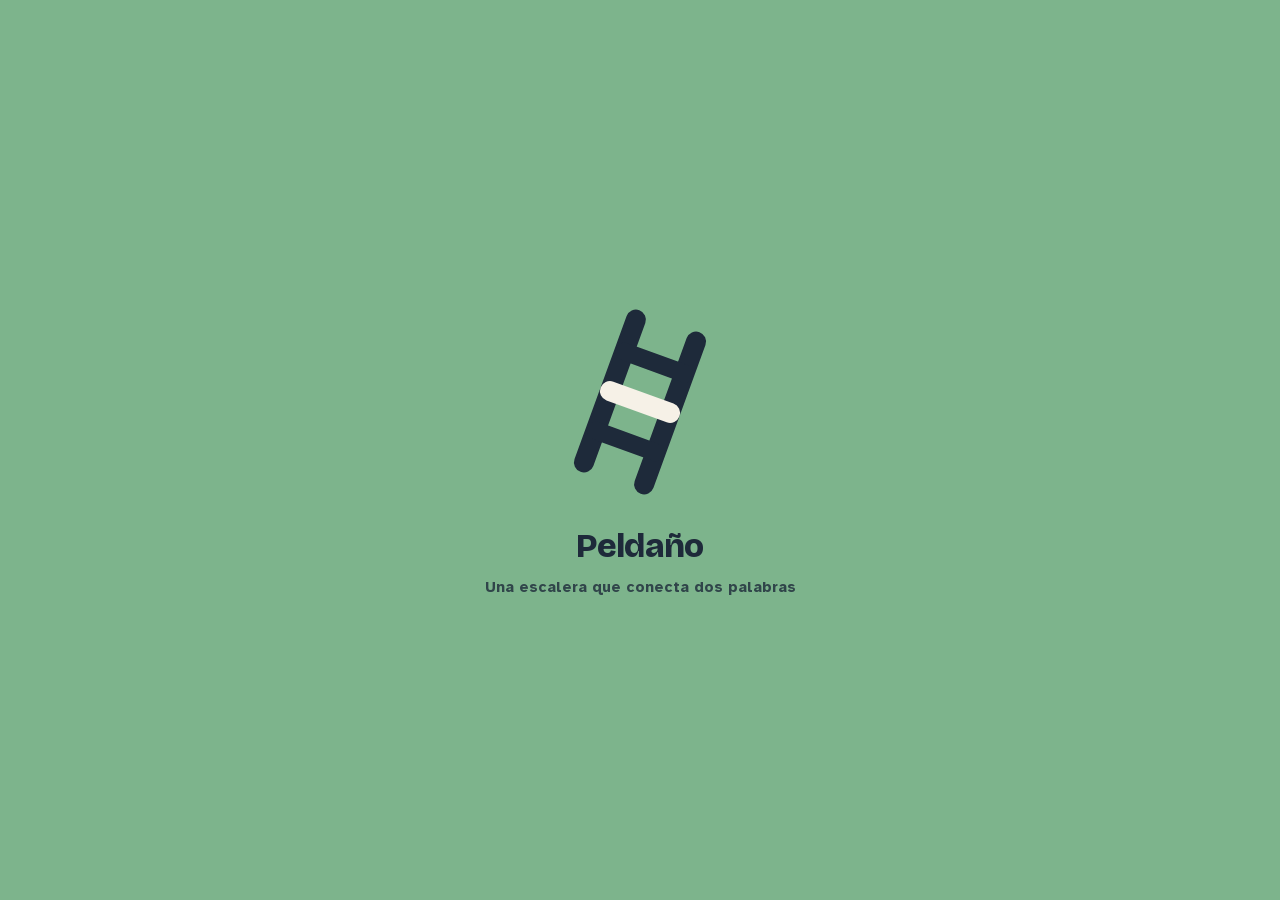
<file: index.html>
<!doctype html>
<html lang="es">
<head>
<meta charset="utf-8">
<meta name="viewport" content="width=device-width, initial-scale=1, viewport-fit=cover">
<title>Peldaño</title>
<meta name="description" content="Una escalera que conecta dos palabras. Un juego de palabras diario en español.">
<!-- Vista previa al compartir el enlace (WhatsApp, Telegram, redes): necesita direcciones completas.
     La imagen se genera desde icons/og-fuente.html -->
<meta property="og:type" content="website">
<meta property="og:site_name" content="Peldaño">
<meta property="og:locale" content="es_ES">
<meta property="og:url" content="https://emiliocasanovabiscarri.github.io/Peldano/">
<meta property="og:title" content="Peldaño · Una escalera que conecta dos palabras">
<meta property="og:description" content="Un juego de palabras diario en español: baja de una palabra a otra cambiando una letra en cada peldaño.">
<meta property="og:image" content="https://emiliocasanovabiscarri.github.io/Peldano/icons/og.png">
<meta property="og:image:type" content="image/png">
<meta property="og:image:width" content="1200">
<meta property="og:image:height" content="630">
<meta property="og:image:alt" content="Logo de Peldaño, una escalera de mano con el peldaño central destacado, con el lema «Una escalera que conecta dos palabras»">
<meta name="twitter:card" content="summary_large_image">
<meta name="theme-color" id="theme-color" content="#F6F1E7">
<!-- Tema: claro por defecto; el modo noche se elige en la ventana «?» y se recuerda.
     Se aplica aquí, antes de pintar la página, para que no haya un destello claro al abrir. -->
<script>
  (function(){ var oscuro = false; try{ oscuro = localStorage.getItem('peldano-tema') === 'oscuro'; }catch(e){}
    document.documentElement.setAttribute('data-theme', oscuro ? 'dark' : 'light');
    document.getElementById('theme-color').setAttribute('content', oscuro ? '#131B26' : '#F6F1E7'); })();
</script>
<meta name="apple-mobile-web-app-capable" content="yes">
<meta name="mobile-web-app-capable" content="yes">
<meta name="apple-mobile-web-app-title" content="Peldaño">
<meta name="apple-mobile-web-app-status-bar-style" content="default">
<link rel="manifest" href="manifest.webmanifest">
<link rel="icon" href="icons/favicon.ico" sizes="32x32">
<link rel="icon" href="icons/favicon.svg" type="image/svg+xml">
<link rel="apple-touch-icon" href="icons/apple-touch-icon.png">
<link rel="preload" href="fonts/bricolage.woff2" as="font" type="font/woff2" crossorigin>
<link rel="stylesheet" href="css/estilo.css">
</head>
<body>
<!-- Portada fugaz: la escalera del logo se monta peldaño a peldaño; se va sola o al tocarla -->
<div class="portada" id="portada" aria-hidden="true">
  <svg class="escalera-logo" viewBox="0 0 100 100">
    <g transform="rotate(20 50 50)">
      <path class="larguero" d="M34 12V88"/><path class="larguero" d="M66 12V88"/>
      <path class="travesano t1" d="M34 71H66"/>
      <path class="destacado" d="M34 50H66"/>
      <path class="travesano t3" d="M34 29H66"/>
    </g>
  </svg>
  <p class="portada-nombre">Peldaño</p>
  <p class="portada-lema">Una escalera que conecta dos palabras</p>
</div>
<div class="app">
  <header>
    <!-- el logo y el nombre recargan el juego (y llevan al día de hoy) -->
    <a class="brand" href="./" title="Recargar Peldaño"><img src="icons/favicon.svg" alt="" width="36" height="36"><h1>Pelda<span class="met">ñ</span>o</h1></a>
    <div class="barra">
    <button class="redondo" id="pasados" type="button" aria-haspopup="dialog" aria-label="Días pasados y estadísticas" title="Días pasados y estadísticas"><svg viewBox="0 0 24 24" aria-hidden="true"><rect x="3.5" y="5" width="17" height="15.5" rx="2.5"/><path d="M3.5 10h17M8 3v4M16 3v4"/></svg></button>
    <button class="racha" id="racha" type="button"><svg viewBox="0 0 24 24" aria-hidden="true"><path fill-rule="evenodd" d="M13.6 2c.4 3-.9 4.8-2.3 6.4-.6-1.1-1.5-1.9-2.7-2.3.5 2-.4 3.5-1.5 5.1C6.1 12.6 5.3 14.1 5.3 16c0 3.6 3 6.2 6.7 6.2s6.7-2.6 6.7-6.2c0-2.7-1.3-4.8-2.5-6.8-1.2-1.9-2.3-3.9-2.6-7.2zM12 20.4c-1.7 0-3-1.2-3-2.8 0-1.4.9-2.4 1.8-3.5.3.8.8 1.3 1.5 1.6.1-1.2.5-2.3 1.1-3.3.9 1.4 1.6 2.9 1.6 4.6 0 2-1.3 3.4-3 3.4z"/></svg><span id="rachan">0</span></button>
    <button class="redondo ayuda" id="ayuda" type="button" aria-haspopup="dialog" aria-label="Cómo se juega" title="Cómo se juega">?</button>
    </div>
  </header>

  <!-- Solo cuando se juega un día pasado: qué día es y el atajo para volver al de hoy -->
  <div class="otro-dia" id="otrodia" hidden>
    <p class="otro-dia-txt" id="otrodia-txt"></p>
    <button type="button" id="volver">Volver a hoy</button>
  </div>

  <!-- Selector de nivel: una escalera por nivel y día; debajo de cada nombre, su par o su resultado -->
  <div class="niveles" id="niveles" role="tablist" aria-label="Nivel"></div>

  <!-- Reto: número del día, título y marcador (par, peldaños y pistas) -->
  <div class="reto">
    <p class="reto-titulo" id="titulo"></p>
    <p class="reto-nota" id="repeticion" hidden></p>
    <div class="marcador" id="marcador">
      <span class="cifra"><span>Par</span><b id="m-par">0</b></span>
      <span class="cifra" id="c-pasos"><span>Peldaños</span><b id="m-pasos">0</b></span>
      <span class="cifra" id="c-pistas"><span>Pistas</span><b id="m-pistas">0</b></span>
    </div>
  </div>

  <!-- La escalera: salida arriba, peldaños, fila activa, borrador y llegada abajo -->
  <div class="escalera" id="escalera"></div>

  <!-- Invitación a instalar: una sola vez, tras el tercer día jugado, y nunca si ya está instalada -->
  <div class="instalar" id="instalar" role="status" hidden>
    <button type="button" class="instalar-cerrar" id="instalar-cerrar" aria-label="Cerrar">×</button>
    <p class="instalar-titulo"><b>¿Juegas a diario?</b> Añade Peldaño a tu pantalla de inicio.</p>
    <ol class="instalar-ios" id="instalar-ios" hidden>
      <li>Toca el botón Compartir <svg viewBox="0 0 24 24" aria-label="(un cuadrado con una flecha hacia arriba)" role="img"><path d="M12 3v12M7.5 7.5 12 3l4.5 4.5M7 11H5.5v9.5h13V11H17"/></svg> en la barra de Safari.</li>
      <li>Elige <b>Añadir a pantalla de inicio</b>.</li>
    </ol>
    <button type="button" class="btn sec" id="instalar-boton" hidden>Instalar</button>
  </div>

  <!-- Abajo, siempre a mano: avisos, acciones y teclado; al terminar, el resultado -->
  <div class="mando" id="mando">
    <div class="toast" id="toast" role="status" aria-live="polite"></div>
    <div class="jugar" id="jugar">
      <div class="acciones">
        <button class="btn sec" id="deshacer" type="button">Deshacer</button>
        <button class="btn sec" id="rendirse" type="button">Rendirse</button>
        <button class="btn sec" id="pista" type="button">Pista <span class="coste">+1</span></button>
      </div>
      <div class="teclado" id="teclado" aria-label="Teclado"></div>
    </div>
    <div class="terminado" id="terminado" hidden>
      <p class="veredicto" id="veredicto"></p>
      <p class="dia-hecho" id="dia-hecho" hidden>¡Día completado! Vuelve mañana a por tres escaleras nuevas.</p>
      <div class="terminado-acciones">
        <button class="btn" id="ver-resultado" type="button" aria-haspopup="dialog">Ver resultado</button>
        <button class="btn primary" id="siguiente-b" type="button">Siguiente nivel</button>
      </div>
    </div>
  </div>

</div>

<!-- Reglas: se abren solas la primera vez y luego con el botón «?» -->
<dialog class="ventana reglas" id="reglas" aria-labelledby="reglas-titulo">
  <h2 id="reglas-titulo">Cómo se juega</h2>
  <ul>
    <li>Baja de la palabra de arriba a la de abajo cambiando <b>una sola letra en cada peldaño</b>, sin moverla de sitio. La de abajo se pone sola.</li>
    <li>
      <div class="ejemplo" aria-label="Ejemplo: de risa a pena por pisa y pesa">
        <span class="mini"><i>r</i><i>i</i><i>s</i><i class="ok">a</i></span>
        <span class="mini"><i class="cambio">p</i><i>i</i><i>s</i><i class="ok">a</i></span>
        <span class="mini"><i class="ok">p</i><i class="cambio ok">e</i><i>s</i><i class="ok">a</i></span>
        <span class="mini"><i class="ok">p</i><i class="ok">e</i><i class="cambio ok">n</i><i class="ok">a</i></span>
      </div>
    </li>
    <li>Escribe la palabra nueva y pulsa <b>✓</b>. En verde, las letras que ya están en su sitio.</li>
    <li>Las tildes no cuentan; la <b>ñ</b>, sí. Sin repetir palabras.</li>
    <li><b>Par</b>: el mínimo de palabras intermedias, usando palabras corrientes. <b>Pista</b> te escribe el siguiente peldaño y suma 1.</li>
    <li><b>Deshacer</b> no penaliza. <b>Rendirse</b> da la solución.</li>
    <li>Tres escaleras al día. La llama cuenta los días seguidos en que llegas al final de al menos una escalera (rendirse no cuenta).</li>
  </ul>
  <label class="interruptor"><span>Modo noche</span><input type="checkbox" id="modo-noche" role="switch"><span class="pista-int" aria-hidden="true"></span></label>
  <button class="btn primary" id="reglas-cerrar" type="button">¡A jugar!</button>
</dialog>

<!-- Resultado de una escalera terminada: veredicto, ruta del par, nota curiosa y texto para compartir -->
<dialog class="ventana resultado" id="resultado" aria-labelledby="res-titulo">
  <h2 id="res-titulo" class="res-titulo"></h2>
  <p class="res-veredicto" id="res-veredicto"></p>
  <p class="res-cifras" id="res-cifras"></p>
  <p class="res-repe" id="res-repe" hidden></p>
  <div class="res-bloque">
    <p class="res-etiqueta" id="res-tuya-etq">Tu escalera</p>
    <div class="ruta" id="res-tuya"></div>
  </div>
  <div class="res-bloque" id="res-par-bloque">
    <p class="res-etiqueta" id="res-par-etq">La ruta del par</p>
    <div class="ruta" id="res-par"></div>
    <p class="res-min" id="res-min" hidden></p>
  </div>
  <div class="res-bloque nota">
    <p class="res-etiqueta">Nota curiosa</p>
    <p id="res-nota"></p>
  </div>
  <pre class="compartir-txt" id="compartir-txt"></pre>
  <button class="btn sec" id="copiar" type="button">Copiar resultado</button>
  <div class="res-acciones">
    <button class="btn" id="otra-vez" type="button">Volver a jugar</button>
    <button class="btn primary" id="siguiente" type="button">Siguiente nivel</button>
  </div>
  <button class="btn" id="res-cerrar" type="button">Cerrar</button>
</dialog>

<!-- Días pasados (calendario) y estadísticas -->
<dialog class="ventana calendario" id="calendario" aria-labelledby="cal-titulo">
  <div class="pestanas" role="tablist">
    <button type="button" role="tab" id="tab-cal" aria-controls="panel-cal" aria-selected="true">Calendario</button>
    <button type="button" role="tab" id="tab-est" aria-controls="panel-est" aria-selected="false">Estadísticas</button>
  </div>
  <div class="panel" id="panel-cal" role="tabpanel" aria-labelledby="tab-cal">
    <div class="cal-head">
      <button class="cal-mes" id="cal-prev" type="button" aria-label="Mes anterior">‹</button>
      <h2 id="cal-titulo"></h2>
      <button class="cal-mes" id="cal-next" type="button" aria-label="Mes siguiente">›</button>
    </div>
    <div class="cal-dias" aria-hidden="true"><span>L</span><span>M</span><span>X</span><span>J</span><span>V</span><span>S</span><span>D</span></div>
    <div class="cal-grid" id="cal-grid"></div>
    <div class="cal-leyenda"><span><i class="l-jugado"></i>Empezado</span><span><i class="l-completo"></i>Los tres niveles</span></div>
    <p class="cal-nota">Jugar días pasados no cuenta para la racha.</p>
  </div>
  <div class="panel" id="panel-est" role="tabpanel" aria-labelledby="tab-est" hidden>
    <div class="est-cifras" id="est-cifras"></div>
    <h3 class="est-titulo">Por nivel</h3>
    <div class="est-niveles" id="est-niveles"></div>
    <div class="est-leyenda"><span><i class="s-bajo"></i>Bajo par</span><span><i class="s-par"></i>En par</span><span><i class="s-sobre"></i>Sobre el par</span><span><i class="s-rend"></i>Rendido</span></div>
  </div>
  <button class="btn" id="cal-cerrar" type="button">Cerrar</button>
</dialog>
<noscript><p class="cargando" style="text-align:center">Peldaño necesita JavaScript.</p></noscript>
<script src="js/juego.js"></script>
</body>
</html>
</file>
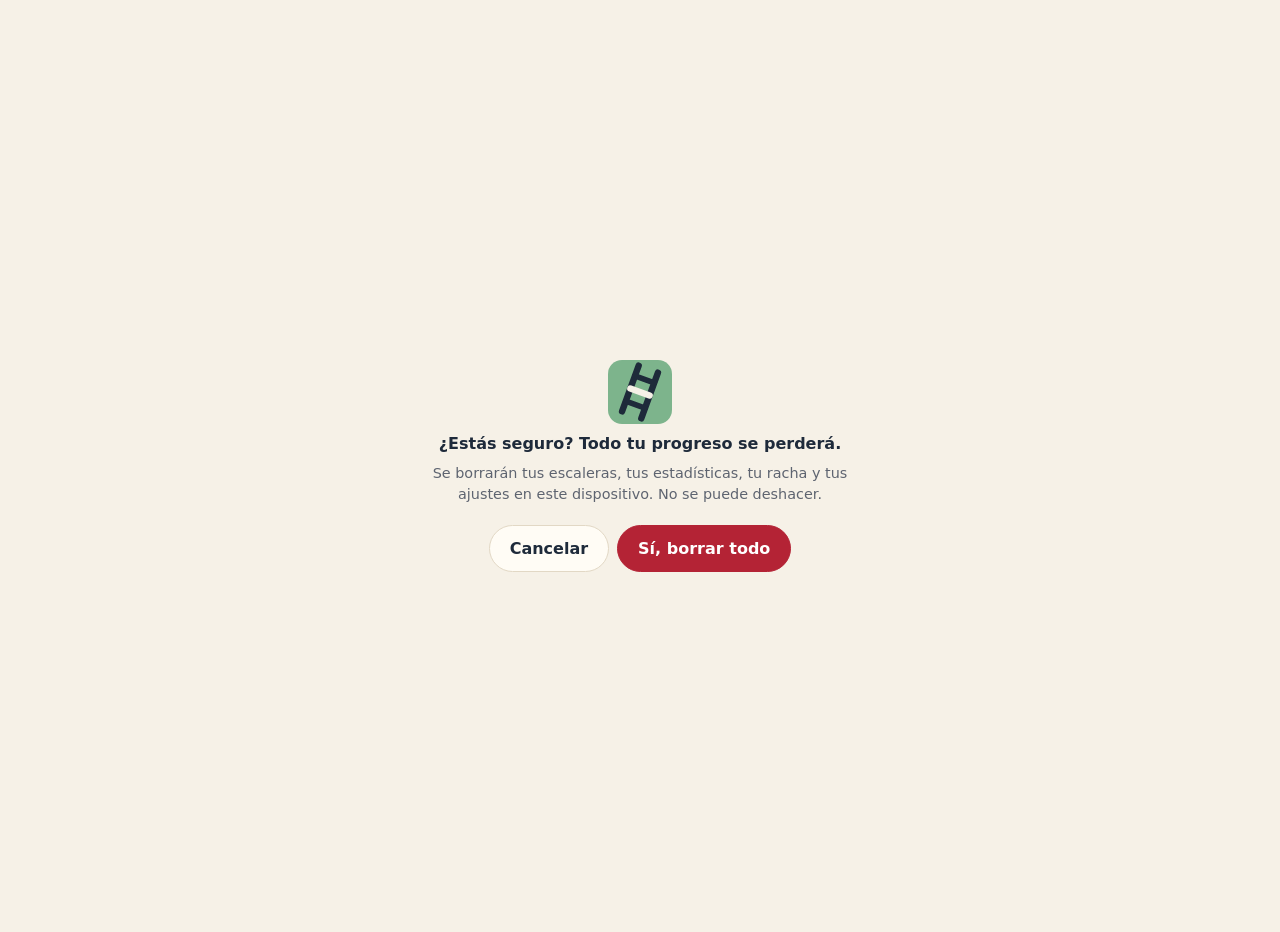
<file: reiniciar/index.html>
<!doctype html>
<html lang="es">
<head>
<meta charset="utf-8">
<meta name="viewport" content="width=device-width, initial-scale=1">
<meta name="robots" content="noindex">
<title>Reiniciar Peldaño</title>
<script>try{ if(localStorage.getItem("peldano-tema")==="oscuro") document.documentElement.setAttribute("data-theme","dark"); }catch(e){}</script>
<style>
  :root{--bg:#F6F1E7;--fg:#1E2A3A;--muted:#5E6470;--panel:#FFFCF5;--line:#E2D8C5;--bad:#B42335}
  :root[data-theme="dark"]{--bg:#131B26;--fg:#F6F1E7;--muted:#A7AEB9;--panel:#1E2A3A;--line:#2E3B4E;--bad:#C93246}
  body{margin:0;min-height:100vh;display:flex;flex-direction:column;align-items:center;justify-content:center;gap:8px;
    background:var(--bg);color:var(--fg);font:16px/1.45 system-ui,-apple-system,"Segoe UI",sans-serif;text-align:center;padding:16px}
  img{width:64px;height:64px}
  p{margin:0} .sub{color:var(--muted);font-size:.9rem;max-width:32em}
  .botones{display:flex;flex-wrap:wrap;justify-content:center;gap:8px;margin-top:12px}
  .botones[hidden]{display:none}
  button,a.btn{font:inherit;font-weight:700;padding:11px 20px;border-radius:999px;cursor:pointer;text-decoration:none;border:1.5px solid var(--line);background:var(--panel);color:var(--fg)}
  button.borrar{background:var(--bad);border-color:var(--bad);color:#FFFFFF}
  button:focus-visible,a.btn:focus-visible{outline:3px solid var(--fg);outline-offset:2px}
</style>
</head>
<body>
<img src="../icons/favicon.svg" alt="">
<p id="msg"><b>¿Estás seguro? Todo tu progreso se perderá.</b></p>
<p class="sub" id="sub">Se borrarán tus escaleras, tus estadísticas, tu racha y tus ajustes en este dispositivo. No se puede deshacer.</p>
<div class="botones" id="botones">
  <a class="btn" href="../">Cancelar</a>
  <button class="borrar" id="borrar" type="button">Sí, borrar todo</button>
</div>
<script>
// Borra todo lo que Peldaño guarda en este dispositivo (progreso y copia sin conexión)
// y vuelve al juego como la primera vez. Antes pide confirmación.
document.getElementById('borrar').onclick = async () => {
  document.getElementById('botones').hidden = true;
  document.getElementById('msg').innerHTML = '<b>Reiniciando Peldaño…</b>';
  document.getElementById('sub').textContent = '';
  try { Object.keys(localStorage).filter(k => k.startsWith('peldano')).forEach(k => localStorage.removeItem(k)); } catch (e) {}
  try { sessionStorage.clear(); } catch (e) {}
  try { if (window.caches) for (const k of await caches.keys()) if (k.startsWith('peldano')) await caches.delete(k); } catch (e) {}
  // solo el service worker de Peldaño: los demás juegos del mismo sitio tienen el suyo
  try { if (navigator.serviceWorker) { const r = await navigator.serviceWorker.getRegistration('../'); if (r && r.scope === new URL('../', location).href) await r.unregister(); } } catch (e) {}
  document.getElementById('msg').innerHTML = '<b>Listo: Peldaño está como nuevo.</b>';
  document.getElementById('sub').textContent = 'Volviendo al juego…';
  setTimeout(() => location.replace('../'), 900);
};
</script>
</body>
</html>
</file>
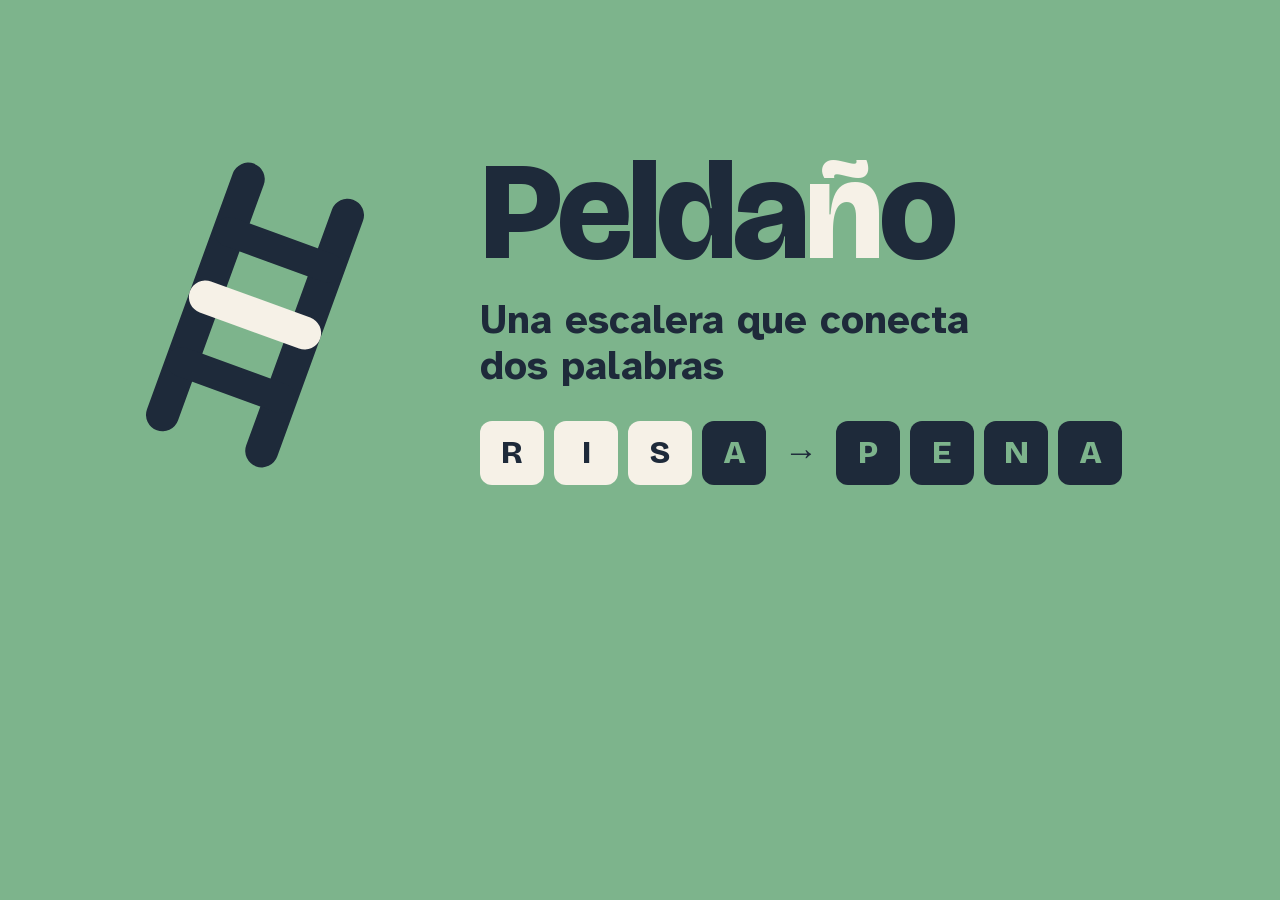
<file: icons/og-fuente.html>
<!doctype html>
<!-- Fuente de icons/og.png, la imagen de vista previa (Open Graph) de 1200×630.
     Para regenerarla: abrir con Chrome sin ventana a 1200×630 y hacer captura, p. ej.
     chrome --headless=new --window-size=1200,630 --hide-scrollbars --screenshot=icons/og.png icons/og-fuente.html -->
<html lang="es">
<head>
<meta charset="utf-8">
<style>
  @font-face{font-family:"Bricolage Grotesque";font-weight:200 800;src:url(../fonts/bricolage.woff2) format("woff2")}
  @font-face{font-family:"Atkinson Hyperlegible";font-weight:700;src:url(../fonts/atkinson-700.woff2) format("woff2")}
  html,body{margin:0;width:1200px;height:630px;overflow:hidden}
  body{background:#7DB48C;color:#1E2A3A;font-family:"Atkinson Hyperlegible",sans-serif;display:flex;align-items:center;gap:60px;padding:0 90px;box-sizing:border-box}
  .logo{width:330px;height:330px;flex:none}
  .texto{display:flex;flex-direction:column;gap:18px}
  h1{margin:0;font-family:"Bricolage Grotesque",sans-serif;font-weight:800;font-size:140px;letter-spacing:-.03em;line-height:.95}
  h1 .met{color:#F6F1E7}
  .lema{margin:0;font-size:40px;font-weight:700;line-height:1.15}
  .fila{display:flex;align-items:center;gap:10px;margin-top:14px}
  .fila span{width:64px;height:64px;border-radius:12px;display:flex;align-items:center;justify-content:center;
    background:#F6F1E7;font-family:"Bricolage Grotesque",sans-serif;font-weight:800;font-size:32px}
  .fila span.ok{background:#1E2A3A;color:#7DB48C}
  .fila i{font-style:normal;font-size:34px;font-weight:700;padding:0 8px}
</style>
</head>
<body>
  <svg class="logo" viewBox="0 0 100 100" aria-hidden="true">
    <g transform="rotate(20 50 50)"><g stroke-linecap="round" fill="none"><path d="M34 12V88M66 12V88" stroke="#1E2A3A" stroke-width="10"/><path d="M34 29H66M34 71H66" stroke="#1E2A3A" stroke-width="9"/><path d="M34 50H66" stroke="#F6F1E7" stroke-width="10"/></g></g>
  </svg>
  <div class="texto">
    <h1>Pelda<span class="met">ñ</span>o</h1>
    <p class="lema">Una escalera que conecta<br>dos palabras</p>
    <div class="fila" aria-hidden="true"><span>R</span><span>I</span><span>S</span><span class="ok">A</span><i>→</i><span class="ok">P</span><span class="ok">E</span><span class="ok">N</span><span class="ok">A</span></div>
  </div>
</body>
</html>
</file>
<file: css/estilo.css>
/* Fuentes alojadas en el proyecto para que funcionen sin conexión (subconjunto latino). */
@font-face{font-family:"Bricolage Grotesque";font-style:normal;font-weight:200 800;font-display:swap;src:url(../fonts/bricolage.woff2) format("woff2")}
/* «Cifras»: solo los dígitos de Bricolage, para que todos los números lleven el 0 sin barra (Atkinson lo tacha) */
@font-face{font-family:"Cifras";font-style:normal;font-weight:200 800;font-display:swap;src:url(../fonts/bricolage.woff2) format("woff2");unicode-range:U+0030-0039}
@font-face{font-family:"Atkinson Hyperlegible";font-style:normal;font-weight:400;font-display:swap;src:url(../fonts/atkinson-400.woff2) format("woff2")}
@font-face{font-family:"Atkinson Hyperlegible";font-style:normal;font-weight:700;font-display:swap;src:url(../fonts/atkinson-700.woff2) format("woff2")}

/* Layout: una sola columna — cabecera, selector de nivel, reto y marcador, la escalera y, abajo y siempre a mano, el teclado */
/* Paleta del logo: verde salvia #7DB48C, azul marino #1E2A3A, crema #F6F1E7 (la de Silabocho, con el verde en lugar del ocre).
   --accent-text es el verde oscurecido para texto (contraste AA). El verde marca también las letras que ya están en su sitio. */
:root{
  --bg:#F6F1E7; --panel:#FFFCF5; --fg:#1E2A3A; --muted:#5E6470; --line:#E2D8C5;
  --accent:#7DB48C; --accent-ink:#1E2A3A; --accent-text:#2E6B41; --soft:#DCEBDF; --bad:#B42335;
  --display:"Bricolage Grotesque", "Arial Narrow", system-ui, sans-serif;
  --body:"Cifras", "Atkinson Hyperlegible", system-ui, -apple-system, "Segoe UI", sans-serif;
  --celda:clamp(40px, 13vw, 50px);
}
@media (prefers-color-scheme: dark){:root:not([data-theme="light"]){
  --bg:#131B26; --panel:#1E2A3A; --fg:#F6F1E7; --muted:#A7AEB9; --line:#2E3B4E;
  --accent:#7DB48C; --accent-ink:#1E2A3A; --accent-text:#9ED3AB; --soft:#23402E; --bad:#FF8A96; color-scheme:dark}}
:root[data-theme="dark"]{
  --bg:#131B26; --panel:#1E2A3A; --fg:#F6F1E7; --muted:#A7AEB9; --line:#2E3B4E;
  --accent:#7DB48C; --accent-ink:#1E2A3A; --accent-text:#9ED3AB; --soft:#23402E; --bad:#FF8A96; color-scheme:dark}
html,body{min-height:100%}
body{margin:0;background:var(--bg);color:var(--fg);font-family:var(--body);font-size:15px;line-height:1.45;-webkit-text-size-adjust:100%}
.app{max-width:440px;min-height:100dvh;box-sizing:border-box;margin:0 auto;padding-inline:max(16px,env(safe-area-inset-left)) max(16px,env(safe-area-inset-right));padding-top:max(14px,env(safe-area-inset-top));padding-bottom:max(20px,env(safe-area-inset-bottom));display:flex;flex-direction:column;gap:12px}
header{display:flex;align-items:center;justify-content:space-between;gap:8px}
.brand{display:flex;align-items:center;gap:6px;min-width:0;color:inherit;text-decoration:none;border-radius:8px;-webkit-tap-highlight-color:transparent}
.brand img{width:30px;height:30px;flex:none;border-radius:8px}
h1{font-family:var(--display);font-weight:800;font-size:1.35rem;white-space:nowrap;line-height:1.1;letter-spacing:-.02em;margin:0}
h1 .met{color:var(--accent-text)}
/* barra de la cabecera: días pasados, racha y ayuda */
.barra{display:flex;align-items:center;gap:4px;flex:none}
.redondo{flex:none;width:32px;height:32px;display:flex;align-items:center;justify-content:center;padding:0;border-radius:50%;border:1px solid var(--line);background:var(--panel);color:var(--fg);
  cursor:pointer;touch-action:manipulation;-webkit-tap-highlight-color:transparent}
.redondo svg{width:18px;height:18px;fill:none;stroke:currentColor;stroke-width:2;stroke-linecap:round}
.ayuda{font-family:var(--display);font-weight:800;font-size:1.05rem}
.racha{display:inline-flex;align-items:center;gap:4px;height:32px;box-sizing:border-box;font:inherit;font-size:.85rem;font-weight:700;color:var(--muted);font-variant-numeric:tabular-nums;
  padding:2px 10px 2px 7px;border:1px solid var(--line);border-radius:999px;background:var(--panel);cursor:pointer;touch-action:manipulation;-webkit-tap-highlight-color:transparent}
.racha svg{width:15px;height:15px;fill:currentColor}
.racha.hoy{color:var(--accent-ink);background:var(--accent);border-color:var(--accent)}
.racha.pendiente{color:var(--accent-text);border:1px dashed var(--accent)}

/* barra de día pasado */
.otro-dia{display:flex;align-items:center;justify-content:space-between;gap:8px;margin-top:-2px;padding:8px 8px 8px 12px;border-radius:14px;background:var(--soft);font-size:.85rem;line-height:1.3}
.otro-dia[hidden]{display:none}
.otro-dia-txt{margin:0;min-width:0}
.otro-dia button{flex:none;font:inherit;font-weight:700;padding:4px 12px;border-radius:999px;border:1px solid var(--fg);background:var(--fg);color:var(--bg);cursor:pointer;touch-action:manipulation;-webkit-tap-highlight-color:transparent}

/* selector de nivel: tres pestañas en una cápsula; debajo del nombre, el par o el resultado */
.niveles{display:grid;grid-template-columns:repeat(3,1fr);gap:4px;padding:3px;border-radius:16px;background:var(--panel);border:1px solid var(--line)}
.nivel{display:flex;flex-direction:column;align-items:center;gap:1px;padding:6px 2px;border:none;border-radius:13px;background:none;color:var(--muted);font:inherit;cursor:pointer;touch-action:manipulation;-webkit-tap-highlight-color:transparent}
.nivel b{font-size:.85rem;color:inherit}
.nivel small{font-size:.72rem;line-height:1.2;white-space:nowrap}
.nivel[aria-selected="true"]{background:var(--fg);color:var(--bg)}
.nivel.hecho small{color:var(--accent-text);font-weight:700}
.nivel.hecho[aria-selected="true"] small{color:var(--accent)}

/* reto: título y marcador */
.reto{display:flex;flex-direction:column;align-items:center;gap:6px;text-align:center}
.reto-titulo{margin:0;font-family:var(--display);font-weight:700;font-size:1.2rem;line-height:1.2}
.reto-titulo .num{color:var(--muted);font-weight:500;font-size:.85em}
.reto-nota{margin:-2px 0 0;font-size:.8rem;color:var(--muted)}
.reto-nota[hidden]{display:none}
.marcador{display:flex;gap:6px}
.cifra{display:inline-flex;align-items:baseline;gap:5px;padding:3px 11px;border:1px solid var(--line);border-radius:999px;background:var(--panel);font-size:.8rem;color:var(--muted)}
.cifra b{font-family:var(--display);font-size:1rem;color:var(--fg);font-variant-numeric:tabular-nums}
.cifra.sobre{border-color:var(--bad)}
.cifra.sobre b{color:var(--bad)}

/* ---------- la escalera ---------- */
/* dos largueros (los bordes) y, entre ellos, las palabras como peldaños */
/* con muchas filas, juego.js sube --menos (lo que encoge cada casilla) y baja --hueco (entre filas), poco a poco */
@property --menos{syntax:"<length>";inherits:true;initial-value:0px}
@property --hueco{syntax:"<length>";inherits:false;initial-value:8px}
.escalera{position:relative;display:flex;flex-direction:column;align-items:center;gap:var(--hueco);margin-inline:auto;padding:10px 18px;
  border-inline:4px solid var(--fg);border-radius:4px;--menos:0px;--hueco:8px;transition:--menos .3s ease-out,--hueco .3s ease-out}
.fila{display:flex;gap:6px;position:relative}
/* el lado de la casilla: --celda, menos lo que encoja, sin bajar de 36px */
.escalera .celda{--lado:max(36px, calc(var(--celda) - var(--menos)))}
.celda{width:var(--lado);height:var(--lado);box-sizing:border-box;display:flex;align-items:center;justify-content:center;padding:0;
  border:2px solid var(--line);border-radius:10px;background:var(--panel);color:var(--fg);
  font-family:var(--display);font-weight:800;font-size:calc(var(--lado) * .5);text-transform:uppercase;line-height:1}
/* letra que ya coincide con la de la palabra de llegada, en la misma posición */
.celda.ok{background:var(--accent);border-color:var(--accent);color:var(--accent-ink)}
/* salida: rellena en azul marino (la que no está en su sitio) */
.fila.salida .celda:not(.ok){background:var(--fg);border-color:var(--fg);color:var(--bg)}
/* llegada: contorno discontinuo hasta que se alcanza */
.fila.llegada .celda{border-style:dashed;border-color:var(--muted);background:transparent;color:var(--fg)}
.fila.alcanzada .celda{border:2px solid var(--accent);background:var(--accent);color:var(--accent-ink);animation:alcanza .5s ease-out both}
.fila.alcanzada .celda:nth-child(2){animation-delay:.06s}.fila.alcanzada .celda:nth-child(3){animation-delay:.12s}
.fila.alcanzada .celda:nth-child(4){animation-delay:.18s}.fila.alcanzada .celda:nth-child(5){animation-delay:.24s}
@keyframes alcanza{0%{transform:scale(.85)}60%{transform:scale(1.08)}100%{transform:none}}
/* borrador: la palabra que se escribe; la letra cambiada, con borde grueso; la casilla elegida, con un aro por dentro
   (por dentro y sin moverla: lo que se pinta fuera de la casilla, Safari en iOS a veces no lo borra al cambiar de casilla) */
.fila.borrador .celda{border-style:dashed;background:transparent;cursor:pointer;touch-action:manipulation;-webkit-tap-highlight-color:transparent}
.fila.borrador .celda.ok{background:color-mix(in srgb,var(--accent) 45%,transparent);border-color:var(--accent);color:var(--fg)}
.fila.borrador .celda.cambio{border:3px solid var(--fg);border-style:solid;animation:asoma-letra .18s ease-out}
.fila.borrador .celda.hueco{border-color:var(--line);color:transparent}
.fila.borrador .celda.sel{box-shadow:inset 0 0 0 2px var(--bg),inset 0 0 0 5px var(--fg)}
.fila.borrador .celda:focus-visible{outline-color:var(--accent-text)}
@keyframes asoma-letra{from{transform:scale(.7)}to{transform:none}}
.fila.mal{animation:sacude .35s ease}
@keyframes sacude{20%{transform:translateX(-6px)}40%{transform:translateX(6px)}60%{transform:translateX(-4px)}80%{transform:translateX(3px)}}
/* hueco entre el borrador y la llegada: un tramo de escalera sin peldaños */
.tramo{width:4px;height:18px;border-radius:2px;background:repeating-linear-gradient(var(--muted) 0 4px,transparent 4px 8px)}
.tramo-txt{font-size:.75rem;color:var(--muted);margin-top:-4px}

/* ---------- mando: avisos, acciones y teclado (pegado abajo) ---------- */
.mando{position:sticky;bottom:0;margin-top:auto;z-index:2;display:flex;flex-direction:column;gap:8px;margin-inline:-16px;padding:6px 16px max(10px,env(safe-area-inset-bottom));
  background:linear-gradient(to bottom,transparent,var(--bg) 14px)}
.toast{min-height:1.4em;text-align:center;font-size:.98rem;font-weight:700;color:var(--muted)}
.toast.bad{color:var(--bad)} .toast.serio{color:var(--fg)} .toast.good{color:var(--accent-text)}
.toast.grande{font-family:var(--display);font-size:1.25rem;font-weight:800;color:var(--accent-text);animation:salto .45s ease-out}
@keyframes salto{0%{transform:scale(.8);opacity:0}60%{transform:scale(1.08);opacity:1}100%{transform:scale(1)}}
.jugar{display:flex;flex-direction:column;gap:10px}
.jugar[hidden],.terminado[hidden]{display:none}
.acciones{display:grid;grid-template-columns:repeat(3,1fr);gap:8px}
.btn{border:1.5px solid var(--line);background:var(--panel);color:var(--fg);border-radius:999px;padding:11px 8px;font-family:var(--body);font-weight:700;font-size:.92rem;cursor:pointer;touch-action:manipulation;-webkit-tap-highlight-color:transparent}
.btn.primary{background:var(--fg);color:var(--bg);border-color:var(--fg)}
.btn.sec{background:transparent;border:1px solid var(--muted);color:var(--fg);padding-block:8px}
.btn:disabled{opacity:.4;cursor:default}
.btn .coste{font-size:.78em;color:var(--muted);font-weight:700}
.btn.aviso{background:var(--bad);border-color:var(--bad);color:#FFFFFF}
.btn.aviso-negro{background:var(--fg);border-color:var(--fg);color:var(--bg)}
.btn[hidden]{display:none}
.teclado{display:flex;flex-direction:column;gap:6px;user-select:none;-webkit-user-select:none}
.tfila{display:flex;gap:4px;justify-content:center}
.tecla{flex:1 1 0;min-width:0;height:46px;padding:0;border:none;border-radius:7px;background:var(--panel);color:var(--fg);box-shadow:0 1px 0 var(--line),inset 0 0 0 1px var(--line);
  font-family:var(--display);font-weight:700;font-size:1.05rem;text-transform:uppercase;cursor:pointer;touch-action:manipulation;-webkit-tap-highlight-color:transparent}
.tecla:active{background:var(--line)}
.tecla.ancha{flex:1.6 1 0;font-family:var(--body);font-size:.78rem;text-transform:none}
.tecla.subir{background:var(--fg);color:var(--bg);box-shadow:none}
.tecla.subir:disabled{opacity:.45;cursor:default}
.tecla.subir svg{width:1.5em;height:1.5em;fill:none;stroke:currentColor;stroke-width:2.6;stroke-linecap:round;stroke-linejoin:round}
/* al terminar, en lugar del teclado */
.terminado{display:flex;flex-direction:column;align-items:center;gap:10px;padding:12px;border:1px solid var(--line);border-radius:16px;background:var(--panel)}
.veredicto{margin:0;font-family:var(--display);font-weight:800;font-size:1.4rem}
.veredicto.rendido{color:var(--muted)}
.dia-hecho{margin:-6px 0 0;font-size:.85rem;color:var(--accent-text);text-align:center}
.dia-hecho[hidden]{display:none}
.terminado-acciones{display:flex;gap:8px;width:100%}
.terminado-acciones .btn{flex:1}

/* invitación a instalar la app */
.instalar{position:relative;display:flex;flex-direction:column;gap:6px;padding:12px 40px 12px 14px;border:1px solid var(--line);border-radius:14px;background:var(--panel);font-size:.85rem}
.instalar[hidden],.instalar [hidden]{display:none}
.instalar-titulo{margin:0}
.instalar-ios{margin:0;padding-left:20px;display:flex;flex-direction:column;gap:3px;color:var(--muted)}
.instalar-ios b{color:var(--fg)}
.instalar-ios svg{width:17px;height:17px;vertical-align:-3px;fill:none;stroke:var(--fg);stroke-width:2;stroke-linecap:round;stroke-linejoin:round}
.instalar .btn{align-self:flex-start;padding:7px 18px}
.instalar-cerrar{position:absolute;top:6px;right:6px;width:28px;height:28px;border:none;border-radius:50%;background:none;color:var(--muted);font-size:1.15rem;line-height:1;cursor:pointer}
.sr{position:absolute;width:1px;height:1px;overflow:hidden;clip:rect(0 0 0 0);white-space:nowrap}
.cargando{margin:24px 0;text-align:center;color:var(--muted)}

/* foco visible en todos los controles */
.brand:focus-visible,.redondo:focus-visible,.racha:focus-visible,.nivel:focus-visible,.celda:focus-visible,.btn:focus-visible,.tecla:focus-visible,
.otro-dia button:focus-visible,.instalar-cerrar:focus-visible,.cal-mes:focus-visible,.cal-dia:focus-visible,.pestanas button:focus-visible{outline:3px solid var(--fg);outline-offset:2px}

/* ---------- ventanas ---------- */
.ventana{width:min(380px,calc(100vw - 32px));max-height:calc(100dvh - 48px);overflow-y:auto;box-sizing:border-box;padding:16px;border:1px solid var(--line);border-radius:18px;background:var(--panel);color:var(--fg);
  font-family:var(--body);box-shadow:0 18px 50px rgba(19,27,38,.25)}
.ventana[open]{display:flex;flex-direction:column;gap:10px}
.ventana::backdrop{background:rgba(19,27,38,.45)}
.ventana h2{margin:0;font-family:var(--display);font-weight:700;font-size:1.2rem}
.reglas ul{margin:0;padding-left:18px;display:flex;flex-direction:column;gap:5px;font-size:.88rem}
/* ejemplo de las reglas: risa → pisa → pesa → pena */
.ejemplo{display:flex;flex-direction:column;align-items:flex-start;gap:4px;padding:2px 0}
.mini{display:flex;gap:3px}
.mini i{width:24px;height:24px;display:flex;align-items:center;justify-content:center;border:1.5px solid var(--line);border-radius:6px;background:var(--bg);
  font-style:normal;font-family:var(--display);font-weight:800;font-size:.8rem;text-transform:uppercase}
.mini i.ok{background:var(--accent);border-color:var(--accent);color:var(--accent-ink)}
.mini i.cambio{border:2px solid var(--fg)}
/* interruptor «Modo noche» (ventana de reglas) */
.interruptor{display:flex;align-items:center;justify-content:space-between;gap:12px;padding:10px 2px 2px;border-top:1px dashed var(--line);font-weight:700;cursor:pointer}
.interruptor input{position:absolute;opacity:0;pointer-events:none}
.pista-int{position:relative;flex:none;width:46px;height:26px;border-radius:999px;background:var(--line);transition:background .2s}
.pista-int::after{content:"";position:absolute;top:3px;left:3px;width:20px;height:20px;border-radius:50%;background:var(--panel);box-shadow:0 1px 3px rgba(19,27,38,.3);transition:transform .2s}
.interruptor input:checked + .pista-int{background:var(--accent)}
.interruptor input:checked + .pista-int::after{transform:translateX(20px)}
.interruptor input:focus-visible + .pista-int{outline:3px solid var(--fg);outline-offset:2px}

/* resultado */
.res-titulo{font-size:1rem !important;color:var(--muted)}
.res-veredicto{margin:-4px 0 0;font-family:var(--display);font-weight:800;font-size:1.7rem;line-height:1.1}
.res-veredicto.bajo,.res-veredicto.par{color:var(--accent-text)}
.res-veredicto.rendido{color:var(--muted)}
.res-cifras{margin:-4px 0 0;font-size:.9rem;color:var(--muted)}
.res-cifras b{color:var(--fg)}
.res-repe{margin:0;padding:6px 10px;border-radius:10px;background:var(--bg);font-size:.85rem}
.res-repe[hidden],.res-min[hidden],.res-bloque[hidden],.ruta[hidden]{display:none}
.res-bloque{display:flex;flex-direction:column;gap:5px}
.res-etiqueta{margin:0;font-size:.75rem;font-weight:700;color:var(--muted);text-transform:uppercase;letter-spacing:.05em}
.ruta{display:flex;flex-wrap:wrap;align-items:center;gap:4px 2px}
.ruta .w{font-size:.9rem;font-weight:700;padding:2px 9px;border-radius:999px;background:var(--bg);text-transform:uppercase;letter-spacing:.03em}
.ruta .w.fin{background:var(--accent);color:var(--accent-ink)}
.ruta .flecha{color:var(--muted);font-size:.8rem;padding-inline:1px}
.ruta .vacio{font-size:.88rem;color:var(--muted)}
.res-min{margin:0;font-size:.8rem;color:var(--muted)}
.nota{padding:10px 12px;border-radius:12px;background:var(--soft)}
.nota .res-etiqueta{color:var(--accent-text)}
.nota p:last-child{margin:0;font-size:.9rem}
.compartir-txt{margin:0;padding:10px 12px;border:1px dashed var(--line);border-radius:12px;font-family:var(--body);font-size:.85rem;white-space:pre-wrap;line-height:1.4}
.res-acciones{display:flex;gap:8px}
.res-acciones .btn{flex:1}

/* calendario y estadísticas */
.pestanas{display:grid;grid-template-columns:repeat(2,1fr);gap:4px;padding:3px;border-radius:999px;background:var(--bg)}
.pestanas button{font:inherit;font-size:.82rem;font-weight:700;padding:7px 4px;border:none;border-radius:999px;background:none;color:var(--muted);cursor:pointer;touch-action:manipulation}
.pestanas button[aria-selected="true"]{background:var(--panel);color:var(--fg);box-shadow:0 1px 3px rgba(19,27,38,.15)}
.panel{display:flex;flex-direction:column;gap:10px}
.panel[hidden]{display:none}
.cal-head{display:flex;align-items:center;justify-content:space-between;gap:8px}
.cal-head h2{font-size:1.15rem}
.cal-head h2::first-letter{text-transform:uppercase}
.cal-mes{width:34px;height:34px;border-radius:50%;border:1px solid var(--line);background:var(--bg);color:var(--fg);font-size:1.2rem;line-height:1;cursor:pointer;touch-action:manipulation}
.cal-mes:disabled{visibility:hidden}
.cal-dias,.cal-grid{display:grid;grid-template-columns:repeat(7,1fr);gap:4px;text-align:center}
.cal-dias span{font-size:.72rem;font-weight:700;color:var(--muted)}
.cal-dia{position:relative;aspect-ratio:1;display:flex;align-items:center;justify-content:center;border-radius:50%;border:1.5px solid transparent;background:none;
  color:var(--fg);font-family:var(--body);font-size:.95rem;font-variant-numeric:tabular-nums;padding:0;touch-action:manipulation;-webkit-tap-highlight-color:transparent}
.cal-dia.vacio{visibility:hidden}
.cal-dia:disabled{color:var(--muted);opacity:.45}
button.cal-dia:not(:disabled){cursor:pointer;background:var(--bg);font-weight:700}
.cal-dia.jugado::after{content:"";position:absolute;bottom:13%;width:5px;height:5px;border-radius:50%;background:var(--accent-text)}
button.cal-dia.completo{background:var(--accent);color:var(--accent-ink)}
.cal-dia.completo::after{background:var(--accent-ink)}
.cal-dia.hoy{color:var(--accent-text)}
.cal-dia.actual{border:2px solid var(--fg)}
.cal-leyenda,.est-leyenda{display:flex;flex-wrap:wrap;gap:4px 12px;font-size:.75rem;color:var(--muted)}
.cal-leyenda span,.est-leyenda span{display:inline-flex;align-items:center;gap:5px}
.cal-leyenda i,.est-leyenda i{display:inline-block;width:10px;height:10px;border-radius:50%}
.l-jugado{background:var(--accent-text);transform:scale(.6)}
.l-completo{background:var(--accent)}
.cal-nota{margin:0;font-size:.78rem;color:var(--muted)}
.est-cifras{display:grid;grid-template-columns:repeat(3,1fr);gap:6px}
.est-cifra{display:flex;flex-direction:column;align-items:center;gap:2px;padding:8px 4px;border-radius:12px;background:var(--bg);text-align:center}
.est-cifra b{font-family:var(--display);font-size:1.5rem;font-weight:800;line-height:1}
.est-cifra span{font-size:.72rem;color:var(--muted);line-height:1.2}
.est-titulo{margin:4px 0 0;font-size:.8rem;font-weight:700;color:var(--muted);text-transform:uppercase;letter-spacing:.04em}
.est-niveles{display:flex;flex-direction:column;gap:10px}
.est-nivel{display:flex;flex-direction:column;gap:4px}
.est-cab{display:flex;justify-content:space-between;align-items:baseline;gap:8px;font-size:.85rem}
.est-cab b{font-family:var(--display);font-size:.95rem}
.est-cab span{color:var(--muted);font-variant-numeric:tabular-nums}
.est-barra{display:flex;height:10px;border-radius:5px;background:var(--bg);overflow:hidden}
.est-barra i{display:block;height:100%}
.s-bajo{background:var(--accent-text)} .s-par{background:var(--accent)} .s-sobre{background:var(--muted)} .s-rend{background:var(--line);box-shadow:inset 0 0 0 1px var(--muted)}
.est-vacio{margin:0;font-size:.85rem;color:var(--muted);text-align:center}

/* ---------- portada fugaz ---------- */
/* Pantalla de marca (igual en claro y oscuro): fondo verde, escalera azul marino que se monta de abajo arriba. */
.portada{position:fixed;inset:0;z-index:10;display:flex;flex-direction:column;align-items:center;justify-content:center;gap:6px;
  background:#7DB48C;color:#1E2A3A;cursor:pointer;transition:opacity .45s ease,visibility .45s;padding:16px;text-align:center}
.portada.fuera{opacity:0;visibility:hidden;pointer-events:none}
.escalera-logo{width:min(46vw,200px);height:auto;overflow:visible}
.escalera-logo path{fill:none;stroke:#1E2A3A;stroke-width:9;stroke-linecap:round;stroke-linejoin:round}
.escalera-logo .larguero{stroke-width:10;stroke-dasharray:80;animation:traza .6s ease-out both}
.escalera-logo .t1{animation:peldano .35s .55s ease-out both}
.escalera-logo .destacado{stroke:#F6F1E7;stroke-width:10;transform-origin:50px 50px;animation:destaca .5s .85s cubic-bezier(.3,1.5,.6,1) both}
.escalera-logo .t3{animation:peldano .35s 1.25s ease-out both}
@keyframes traza{from{stroke-dashoffset:80}to{stroke-dashoffset:0}}
@keyframes peldano{from{opacity:0;transform:translateY(6px)}to{opacity:1;transform:none}}
@keyframes destaca{from{opacity:0;transform:scale(.6)}to{opacity:1;transform:none}}
.portada-nombre{margin:14px 0 0;font-family:var(--display);font-weight:800;font-size:2.1rem;letter-spacing:-.02em;animation:asoma .7s .35s ease-out both}
.portada-lema{margin:0;font-size:.95rem;font-weight:700;animation:asoma-lema .7s .6s ease-out both}
@keyframes asoma{from{opacity:0;transform:translateY(6px)}to{transform:none}}
@keyframes asoma-lema{from{opacity:0;transform:translateY(6px)}to{opacity:.8;transform:none}}

@media (prefers-reduced-motion: reduce){
  *,*::before,*::after{animation:none !important;transition:none !important}
  .portada-lema{opacity:.8}
}
</file>
